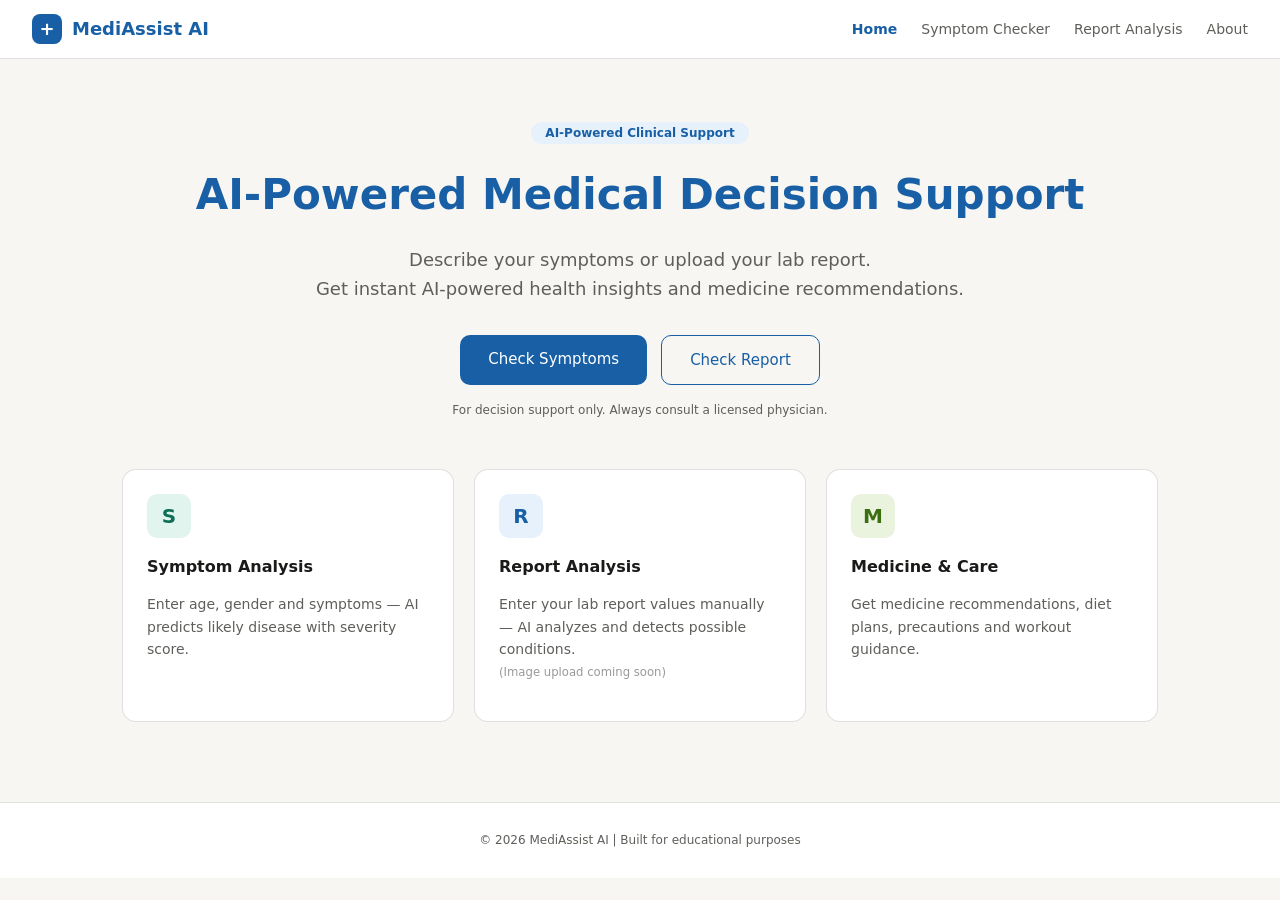
<file: frontend/index.html>
<!DOCTYPE html>
<html lang="en">
<head>
  <meta charset="UTF-8">
  <meta name="viewport" content="width=device-width, initial-scale=1.0">
  <title>MediAssist AI — Doctor Decision Support</title>
  <link rel="stylesheet" href="css/style.css">
  <link rel="stylesheet" href="css/components.css">
  <link rel="stylesheet" href="css/animations.css">
  <link rel="icon" href="assets/logo.png">
</head>
<body>

  <nav class="navbar">
    <div class="nav-brand">
      <span class="brand-icon">+</span>
      <span class="brand-name">MediAssist AI</span>
    </div>
    <div class="nav-links">
      <a href="index.html" class="active">Home</a>
      <a href="symptom_checker.html">Symptom Checker</a>
      <a href="report_upload.html">Report Analysis</a>
      <a href="about.html">About</a>
    </div>
  </nav>

  <main class="hero">
    <div class="hero-content">
      <span class="hero-badge">AI-Powered Clinical Support</span>
      <h1>AI-Powered Medical Decision Support</h1>
      <p class="hero-sub">
        Describe your symptoms or upload your lab report.<br>
        Get instant AI-powered health insights and medicine recommendations.
      </p>
      <div class="hero-actions">
        <a href="symptom_checker.html" class="btn btn-primary">Check Symptoms</a>
        <a href="report_upload.html"   class="btn btn-outline">Check Report</a>
      </div>
      <p class="disclaimer-note">
        For decision support only. Always consult a licensed physician.
      </p>
    </div>

    <div class="feature-cards">
      <div class="feature-card">
        <div class="feature-icon teal">S</div>
        <h3>Symptom Analysis</h3>
        <p>Enter age, gender and symptoms — AI predicts likely disease with severity score.</p>
      </div>
      <div class="feature-card">
        <div class="feature-icon blue">R</div>
        <h3>Report Analysis</h3>
        <p>
      Enter your lab report values manually — AI analyzes and detects possible conditions.
      <br><small style="color:#999;">(Image upload coming soon)</small>
    </p>
      </div>
      <div class="feature-card">
        <div class="feature-icon green">M</div>
        <h3>Medicine & Care</h3>
        <p>Get medicine recommendations, diet plans, precautions and workout guidance.</p>
      </div>
    </div>
  </main>

<footer class="footer">
  <p>© 2026 MediAssist AI | Built for educational purposes</p>
</footer>

</body>
</html>
</file>
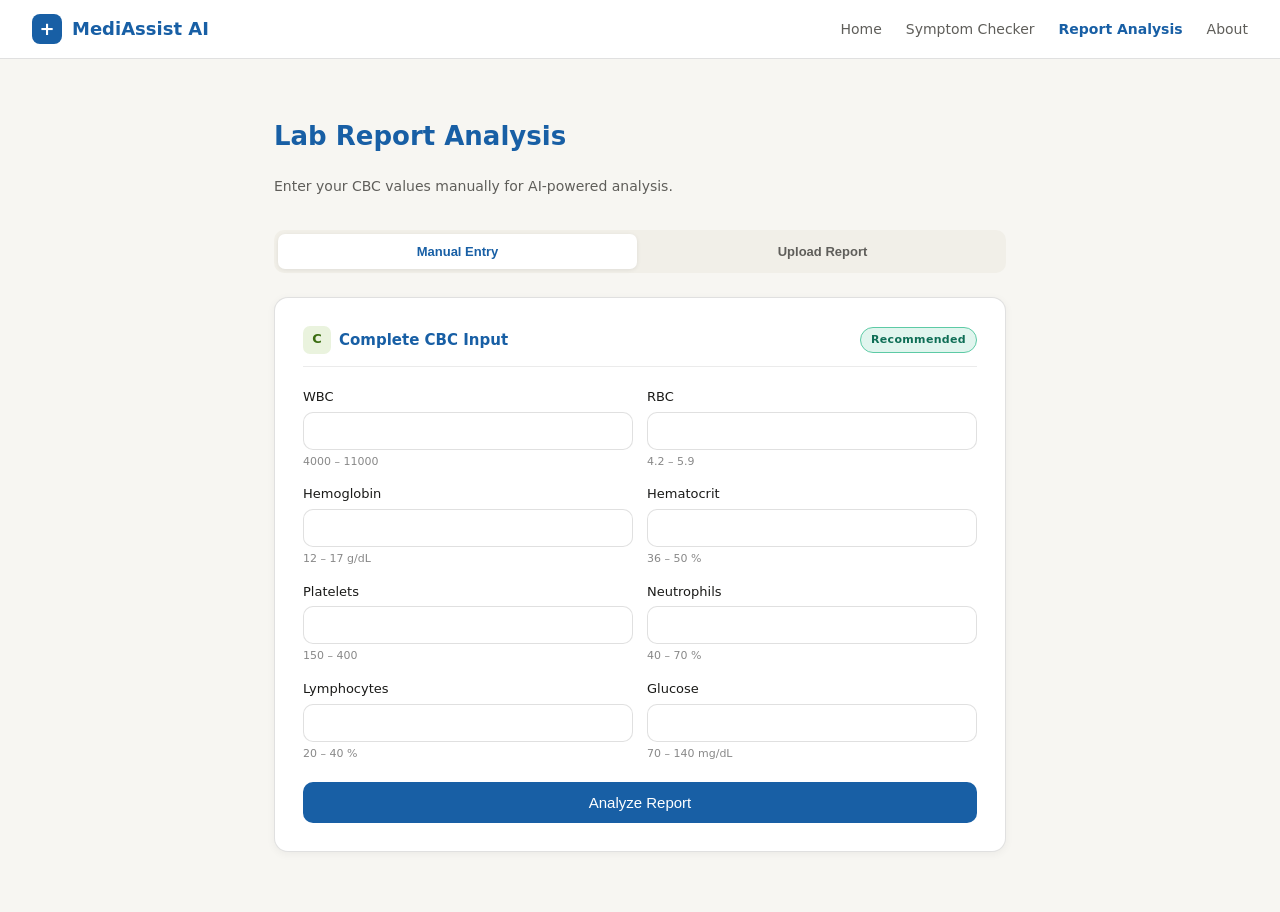
<file: frontend/report_upload.html>
<!DOCTYPE html>
<html lang="en">
<head>
  <meta charset="UTF-8">
  <meta name="viewport" content="width=device-width, initial-scale=1.0">
  <title>Report Analysis — MediAssist AI</title>

  <link rel="stylesheet" href="css/style.css">
  <link rel="stylesheet" href="css/components.css">
  <link rel="stylesheet" href="css/animations.css">

  <style>
    .tab-bar {
      display: flex;
      gap: 6px;
      background: #F1EFE8;
      border-radius: 10px;
      padding: 4px;
      margin-bottom: 24px;
    }

    .tab-btn {
      flex: 1;
      padding: 10px;
      border: none;
      background: transparent;
      border-radius: 7px;
      font-size: 13px;
      font-weight: 600;
      color: #5F5E5A;
      cursor: pointer;
    }

    .tab-btn.active {
      background: #fff;
      color: #185FA5;
      box-shadow: 0 1px 4px rgba(0,0,0,0.08);
    }

    .tab-panel { display: none; }
    .tab-panel.active { display: block; }

    .cbc-grid {
      display: grid;
      grid-template-columns: 1fr 1fr;
      gap: 14px;
      margin-bottom: 20px;
    }

    .cbc-field label {
      font-size: 13px;
      font-weight: 500;
      margin-bottom: 4px;
      display: block;
    }

    .cbc-field small {
      font-size: 11px;
      color: #888;
      display: block;
      margin-top: 3px;
    }

    @media (max-width: 540px) {
      .cbc-grid { grid-template-columns: 1fr; }
    }
  </style>
</head>

<body>

<!-- NAVBAR -->
<nav class="navbar">
  <div class="nav-brand">
    <span class="brand-icon">+</span> MediAssist AI
  </div>
  <div class="nav-links">
    <a href="index.html">Home</a>
    <a href="symptom_checker.html">Symptom Checker</a>
    <a href="report_upload.html" class="active">Report Analysis</a>
    <a href="about.html">About</a>
  </div>
</nav>

<!-- MAIN -->
<div class="page-container">

  <h1 class="page-title">Lab Report Analysis</h1>
  <p class="page-sub">Enter your CBC values manually for AI-powered analysis.</p>

  <!-- TAB BAR -->
  <div class="tab-bar">
    <button class="tab-btn active" onclick="switchTab('manual', this)">Manual Entry</button>
    <button class="tab-btn" onclick="switchTab('upload', this)">Upload Report</button>
  </div>

  <!-- ================= MANUAL TAB ================= -->
  <div class="tab-panel active" id="tab-manual">

    <div class="card">

      <div class="result-card-header" style="margin-bottom:20px">
        <div class="result-card-title">
          <span class="result-card-icon icon-green">C</span>
          Complete CBC Input
        </div>
        <span class="badge badge-success">Recommended</span>
      </div>

      <div class="cbc-grid">

        <div class="cbc-field">
          <label>WBC</label>
          <input type="number" id="wbc" class="form-control">
          <small>4000 – 11000</small>
        </div>

        <div class="cbc-field">
          <label>RBC</label>
          <input type="number" id="rbc" class="form-control">
          <small>4.2 – 5.9</small>
        </div>

        <div class="cbc-field">
          <label>Hemoglobin</label>
          <input type="number" id="hemoglobin" class="form-control">
          <small>12 – 17 g/dL</small>
        </div>

        <div class="cbc-field">
          <label>Hematocrit</label>
          <input type="number" id="hematocrit" class="form-control">
          <small>36 – 50 %</small>
        </div>

        <div class="cbc-field">
          <label>Platelets</label>
          <input type="number" id="platelets" class="form-control">
          <small>150 – 400</small>
        </div>

        <div class="cbc-field">
          <label>Neutrophils</label>
          <input type="number" id="neutrophils" class="form-control">
          <small>40 – 70 %</small>
        </div>

        <div class="cbc-field">
          <label>Lymphocytes</label>
          <input type="number" id="lymphocytes" class="form-control">
          <small>20 – 40 %</small>
        </div>

        <div class="cbc-field">
          <label>Glucose</label>
          <input type="number" id="glucose" class="form-control">
          <small>70 – 140 mg/dL</small>
        </div>

      </div>

      <button class="btn btn-primary" onclick="submitManualCBC()" style="width:100%">
        Analyze Report
      </button>

    </div>

  </div>

  <!-- ================= UPLOAD TAB ================= -->
  <div class="tab-panel" id="tab-upload">

    <div class="card" style="text-align:center;padding:50px 20px">

      <h2>Upload Lab Report</h2>

      <p style="font-size:16px;color:#888;">
        🚧 Feature Coming Soon
      </p>

      <p style="font-size:13px;color:#aaa;">
        OCR-based report scanning will be available in future updates.
      </p>

    </div>

  </div>

</div>

<!-- JS -->
<script src="js/api.js"></script>
<script src="js/report_upload.js"></script>

<script>
function switchTab(tab, btn) {
  document.querySelectorAll(".tab-panel").forEach(p => p.classList.remove("active"));
  document.querySelectorAll(".tab-btn").forEach(b => b.classList.remove("active"));

  document.getElementById("tab-" + tab).classList.add("active");
  btn.classList.add("active");
}
</script>

</body>
</html>
</file>
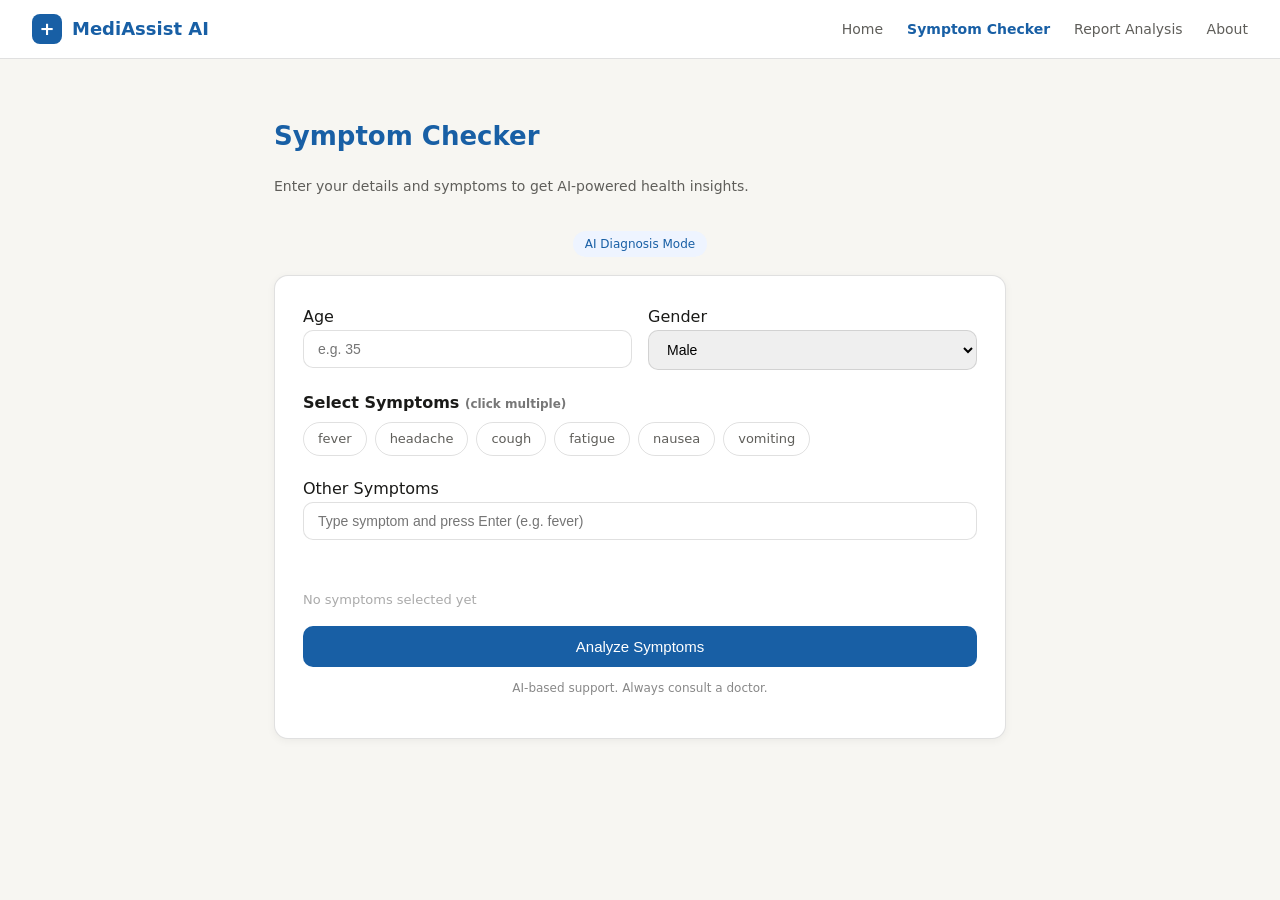
<file: frontend/symptom_checker.html>
<!DOCTYPE html>
<html lang="en">
<head>
  <meta charset="UTF-8">
  <title>Symptom Checker — MediAssist AI</title>

  <link rel="stylesheet" href="css/style.css">
  <link rel="stylesheet" href="css/components.css">
  <link rel="stylesheet" href="css/animations.css">

  <meta name="viewport" content="width=device-width, initial-scale=1.0">
</head>
<body>

  <!-- NAVBAR -->
  <nav class="navbar">
    <div class="nav-brand">
      <span class="brand-icon">+</span> MediAssist AI
    </div>
    <div class="nav-links">
      <a href="index.html">Home</a>
      <a href="symptom_checker.html" class="active">Symptom Checker</a>
      <a href="report_upload.html">Report Analysis</a>
      <a href="about.html">About</a>
    </div>
  </nav>

  <!-- MAIN -->
  <div class="page-container">

    <h1 class="page-title">Symptom Checker</h1>

    <p class="page-sub">
      Enter your details and symptoms to get AI-powered health insights.
    </p>

    <!-- 🔥 AI BADGE -->
    <div style="text-align:center;margin-bottom:20px;">
      <span style="background:#eef4ff;color:#185FA5;padding:6px 12px;border-radius:20px;font-size:12px;">
        AI Diagnosis Mode
      </span>
    </div>

    <div class="card">

      <!-- AGE + GENDER -->
      <div class="form-row">
        <div class="form-group">
          <label>Age</label>
          <input type="number" id="age" class="form-control" placeholder="e.g. 35" min="1" max="120">
        </div>

        <div class="form-group">
          <label>Gender</label>
          <select id="gender" class="form-control">
            <option value="male">Male</option>
            <option value="female">Female</option>
            <option value="other">Other</option>
          </select>
        </div>
      </div>

      <!-- SYMPTOMS -->
      <div class="form-group">
        <label class="section-label">
          Select Symptoms <span>(click multiple)</span>
        </label>

        <div class="symptom-tags" id="symptomTags"></div>
      </div>

      <!-- CUSTOM INPUT -->
      <div class="form-group">
        <label>Other Symptoms</label>
        <input type="text" id="customSymptom" class="form-control"
          placeholder="Type symptom and press Enter (e.g. fever)">
      </div>

      <!-- SELECTED LIST -->
      <div id="selectedList"
        style="margin-bottom:10px;font-size:13px;color:#185FA5;min-height:20px;">
      </div>

      <!-- EMPTY STATE -->
      <div class="empty-text" id="emptyText" style="margin-bottom:15px;">
        No symptoms selected yet
      </div>

      <!-- BUTTON -->
      <button class="btn btn-primary" onclick="submitSymptoms()" style="width:100%">
        Analyze Symptoms
      </button>

      <!-- DISCLAIMER -->
      <p style="margin-top:12px;font-size:12px;color:#888;text-align:center;">
        AI-based support. Always consult a doctor.
      </p>

    </div>

    <!-- LOADING -->
    <div class="loading-overlay" id="loading">
      <div class="spinner"></div>
      <p>MediAssist AI is analyzing your symptoms...</p>
    </div>

  </div>

  <!-- JS (ORDER IMPORTANT) -->
  <script src="js/utils.js"></script>
  <script src="js/api.js"></script>
  <script src="js/symptom_checker.js"></script>

</body>
</html>
</file>
<file: frontend/css/style.css>
/* ================= RESET ================= */
*,
*::before,
*::after {
  box-sizing: border-box;
}

body {
  margin: 0;
}

/* ================= VARIABLES ================= */
:root {
  --primary: #185FA5;
  --primary-dark: #0c447c;
  --primary-light: #E6F1FB;

  --teal: #0F6E56;
  --teal-light: #E1F5EE;

  --green: #3B6D11;
  --green-light: #EAF3DE;

  --danger: #A32D2D;
  --warning: #BA7517;

  --text: #1a1a18;
  --text-muted: #5f5e5a;

  --border: rgba(0,0,0,0.12);

  --bg: #ffffff;
  --bg-secondary: #f7f6f2;

  --radius: 10px;
  --radius-lg: 14px;

  --transition: 0.2s ease;
  --font-main: system-ui, -apple-system, sans-serif;
}

/* ================= GLOBAL ================= */
body {
  font-family: var(--font-main);
  color: var(--text);
  background: var(--bg-secondary);
  line-height: 1.6;
}

html {
  scroll-behavior: smooth;
}

/* ================= NAVBAR ================= */
.navbar {
  display: flex;
  align-items: center;
  justify-content: space-between;
  padding: 14px 32px;
  background: var(--bg);
  border-bottom: 1px solid var(--border);
}

.nav-brand {
  display: flex;
  align-items: center;
  gap: 10px;
  font-size: 18px;
  font-weight: 600;
  color: var(--primary);
}

.brand-icon {
  background: var(--primary);
  color: #fff;
  width: 30px;
  height: 30px;
  border-radius: 8px;
  display: flex;
  align-items: center;
  justify-content: center;
  font-size: 18px;
  font-weight: 700;
}

.nav-links {
  display: flex;
  gap: 24px;
}

.nav-links a {
  text-decoration: none;
  color: var(--text-muted);
  font-size: 14px;
  transition: var(--transition);
}

.nav-links a:hover,
.nav-links a.active {
  color: var(--primary);
  font-weight: 600;
}

/* ================= HERO ================= */
.hero {
  max-width: 1100px;
  margin: 0 auto;
  padding: 60px 32px;
}

.hero-content {
  text-align: center;
  margin-bottom: 48px;
}

.hero-badge {
  background: var(--primary-light);
  color: var(--primary);
  font-size: 12px;
  font-weight: 600;
  padding: 4px 14px;
  border-radius: 20px;
}

.hero-content h1 {
  font-size: 42px;
  font-weight: 700;
  margin: 16px 0 12px;
  color: var(--primary);
}

.hero-sub {
  font-size: 18px;
  color: var(--text-muted);
  margin-bottom: 32px;
}

.hero-actions {
  display: flex;
  gap: 14px;
  justify-content: center;
  margin-bottom: 16px;
}

.disclaimer-note {
  font-size: 12px;
  color: var(--text-muted);
}

/* ================= BUTTONS ================= */
.btn {
  padding: 12px 28px;
  border-radius: var(--radius);
  font-size: 15px;
  font-weight: 500;
  cursor: pointer;
  text-decoration: none;
  transition: var(--transition);
  display: inline-block;
}

.btn-primary {
  background: var(--primary);
  color: #fff;
  border: none;
}

.btn-primary:hover {
  background: var(--primary-dark);
}

.btn-outline {
  background: transparent;
  color: var(--primary);
  border: 1.5px solid var(--primary);
}

.btn-outline:hover {
  background: var(--primary-light);
}

.btn:active {
  transform: scale(0.97);
}

/* ================= CARDS ================= */
.card {
  background: var(--bg);
  border: 1px solid var(--border);
  border-radius: var(--radius-lg);
  padding: 28px;
  margin-bottom: 20px;
  box-shadow: 0 2px 8px rgba(0,0,0,0.05);
}

/* ================= FEATURE CARDS ================= */
.feature-cards {
  display: grid;
  grid-template-columns: repeat(auto-fit, minmax(280px,1fr));
  gap: 20px;
}

.feature-card {
  background: var(--bg);
  border: 1px solid var(--border);
  border-radius: var(--radius-lg);
  padding: 24px;
  transition: var(--transition);
}

.feature-card:hover {
  transform: translateY(-3px);
}

.feature-icon {
  width: 44px;
  height: 44px;
  border-radius: 10px;
  display: flex;
  align-items: center;
  justify-content: center;
  font-size: 20px;
  font-weight: 700;
  margin-bottom: 14px;
}

.feature-icon.teal  { background: var(--teal-light);  color: var(--teal); }
.feature-icon.blue  { background: var(--primary-light); color: var(--primary); }
.feature-icon.green { background: var(--green-light); color: var(--green); }

.feature-card h3 {
  font-size: 16px;
  margin-bottom: 6px;
}

.feature-card p {
  font-size: 14px;
  color: var(--text-muted);
}

/* ================= FORM ================= */
.page-container {
  max-width: 780px;
  margin: 0 auto;
  padding: 40px 24px;
}

.page-title {
  font-size: 26px;
  font-weight: 700;
  color: var(--primary);
}

.page-sub {
  font-size: 14px;
  color: var(--text-muted);
  margin-bottom: 32px;
}

.form-group {
  margin-bottom: 20px;
}

.form-control {
  width: 100%;
  padding: 10px 14px;
  border: 1px solid var(--border);
  border-radius: var(--radius);
  font-size: 14px;
}

.form-control:focus {
  outline: none;
  border-color: var(--primary);
  box-shadow: 0 0 0 3px rgba(24,95,165,0.1);
}

/* ================= SYMPTOMS ================= */
.symptom-tags {
  display: flex;
  flex-wrap: wrap;
  gap: 8px;
}

.symptom-tag {
  padding: 6px 14px;
  border-radius: 20px;
  border: 1px solid var(--border);
  font-size: 13px;
  cursor: pointer;
  color: var(--text-muted);
  transition: var(--transition);
}

.symptom-tag.selected {
  background: var(--primary);
  color: #fff;
  border-color: var(--primary);
}

.symptom-tag:hover:not(.selected) {
  color: var(--primary);
  border-color: var(--primary);
}

/* ================= LOADING ================= */
.loading-overlay {
  display: none;
  text-align: center;
  padding: 40px;
}

.loading-overlay.active {
  display: block;
}

.spinner {
  width: 40px;
  height: 40px;
  border: 3px solid var(--border);
  border-top-color: var(--primary);
  border-radius: 50%;
  animation: spin .8s linear infinite;
  margin: 0 auto 16px;
}

@keyframes spin {
  to { transform: rotate(360deg); }
}

/* ================= UTILITIES ================= */
.mt-10 { margin-top: 10px; }
.mt-20 { margin-top: 20px; }
.text-center { text-align: center; }
.flex-center { display: flex; justify-content: center; align-items: center; }
</file>
<file: frontend/css/components.css>
/* ═══════════════════════════════════════════
   MediAssist AI — components.css
   Reusable UI components
═══════════════════════════════════════════ */

/* ── BADGES / STATUS PILLS ─────────────────── */
.badge {
  display: inline-flex;
  align-items: center;
  gap: 4px;
  padding: 3px 10px;
  border-radius: 20px;
  font-size: 11px;
  font-weight: 600;
  letter-spacing: 0.03em;
  white-space: nowrap;
}
.badge-high    { background: #FCEBEB; color: #A32D2D; border: 0.5px solid #F09595; }
.badge-medium  { background: #FAEEDA; color: #854F0B; border: 0.5px solid #FAC775; }
.badge-low     { background: #EAF3DE; color: #3B6D11; border: 0.5px solid #97C459; }
.badge-info    { background: #E6F1FB; color: #185FA5; border: 0.5px solid #85B7EB; }
.badge-neutral { background: #F1EFE8; color: #5F5E5A; border: 0.5px solid #B4B2A9; }
.badge-success { background: #E1F5EE; color: #0F6E56; border: 0.5px solid #5DCAA5; }

/* ── ALERT BOXES ───────────────────────────── */
.alert {
  padding: 14px 16px;
  border-radius: 10px;
  font-size: 14px;
  display: flex;
  align-items: flex-start;
  gap: 10px;
  margin-bottom: 16px;
}
.alert-icon { font-size: 16px; flex-shrink: 0; margin-top: 1px; }
.alert-danger  { background: #FCEBEB; border: 0.5px solid #F7C1C1; color: #791F1F; }
.alert-warning { background: #FAEEDA; border: 0.5px solid #FAC775; color: #633806; }
.alert-success { background: #E1F5EE; border: 0.5px solid #9FE1CB; color: #085041; }
.alert-info    { background: #E6F1FB; border: 0.5px solid #B5D4F4; color: #0C447C; }

/* ── RESULT CARDS ──────────────────────────── */
.result-card {
  background: #ffffff;
  border: 0.5px solid rgba(0,0,0,0.1);
  border-radius: 14px;
  padding: 22px 24px;
  margin-bottom: 16px;
}
.result-card-header {
  display: flex;
  align-items: center;
  justify-content: space-between;
  margin-bottom: 16px;
  padding-bottom: 12px;
  border-bottom: 0.5px solid rgba(0,0,0,0.08);
}
.result-card-title {
  font-size: 15px;
  font-weight: 600;
  color: #185FA5;
  display: flex;
  align-items: center;
  gap: 8px;
}
.result-card-icon {
  width: 28px;
  height: 28px;
  border-radius: 7px;
  display: flex;
  align-items: center;
  justify-content: center;
  font-size: 13px;
  font-weight: 700;
}
.icon-blue   { background: #E6F1FB; color: #185FA5; }
.icon-teal   { background: #E1F5EE; color: #0F6E56; }
.icon-green  { background: #EAF3DE; color: #3B6D11; }
.icon-amber  { background: #FAEEDA; color: #854F0B; }
.icon-red    { background: #FCEBEB; color: #A32D2D; }
.icon-purple { background: #EEEDFE; color: #534AB7; }

/* ── LIST ITEMS ────────────────────────────── */
.result-list {
  list-style: none;
  padding: 0;
  margin: 0;
}
.result-list li {
  padding: 8px 0;
  font-size: 14px;
  color: #2C2C2A;
  border-bottom: 0.5px solid rgba(0,0,0,0.06);
  display: flex;
  align-items: flex-start;
  gap: 8px;
  line-height: 1.5;
}
.result-list li:last-child { border-bottom: none; }
.list-dot {
  width: 6px;
  height: 6px;
  border-radius: 50%;
  background: #185FA5;
  flex-shrink: 0;
  margin-top: 6px;
}
.list-dot.teal   { background: #0F6E56; }
.list-dot.green  { background: #3B6D11; }
.list-dot.amber  { background: #854F0B; }
.list-dot.red    { background: #A32D2D; }

/* ── DISEASE PREDICTION CARD ───────────────── */
.prediction-main {
  display: flex;
  align-items: center;
  justify-content: space-between;
  background: linear-gradient(135deg, #E6F1FB 0%, #EAF3DE 100%);
  border-radius: 12px;
  padding: 18px 20px;
  margin-bottom: 14px;
  border: 0.5px solid #B5D4F4;
}
.prediction-name {
  font-size: 22px;
  font-weight: 700;
  color: #185FA5;
}
.prediction-score {
  text-align: right;
}
.prediction-score .score-num {
  font-size: 28px;
  font-weight: 700;
  color: #0F6E56;
}
.prediction-score .score-label {
  font-size: 11px;
  color: #5F5E5A;
}

/* ── TOP-3 CONFIDENCE BARS ─────────────────── */
.confidence-list { margin-top: 8px; }
.confidence-item {
  display: flex;
  align-items: center;
  gap: 10px;
  margin-bottom: 8px;
  font-size: 13px;
}
.confidence-label { width: 160px; flex-shrink: 0; color: #2C2C2A; }
.confidence-bar-track {
  flex: 1;
  height: 6px;
  background: rgba(0,0,0,0.08);
  border-radius: 3px;
  overflow: hidden;
}
.confidence-bar-fill {
  height: 100%;
  border-radius: 3px;
  background: #185FA5;
  transition: width 1s ease;
}
.confidence-pct { width: 40px; text-align: right; color: #5F5E5A; font-size: 12px; }

/* ── CBC PARAMETER TABLE ───────────────────── */
.cbc-table {
  width: 100%;
  border-collapse: collapse;
  font-size: 13px;
}
.cbc-table th {
  text-align: left;
  padding: 8px 12px;
  background: #F1EFE8;
  color: #5F5E5A;
  font-weight: 500;
  font-size: 12px;
  text-transform: uppercase;
  letter-spacing: 0.04em;
}
.cbc-table th:first-child { border-radius: 8px 0 0 8px; }
.cbc-table th:last-child  { border-radius: 0 8px 8px 0; }
.cbc-table td {
  padding: 10px 12px;
  border-bottom: 0.5px solid rgba(0,0,0,0.06);
  color: #2C2C2A;
}
.cbc-table tr:last-child td { border-bottom: none; }
.cbc-status-high   { color: #A32D2D; font-weight: 600; }
.cbc-status-low    { color: #854F0B; font-weight: 600; }
.cbc-status-normal { color: #0F6E56; }

/* ── STEP INDICATOR ────────────────────────── */
.step-indicator {
  display: flex;
  align-items: center;
  margin-bottom: 32px;
}
.step {
  display: flex;
  align-items: center;
  gap: 8px;
  flex: 1;
}
.step-circle {
  width: 30px;
  height: 30px;
  border-radius: 50%;
  border: 2px solid rgba(0,0,0,0.12);
  display: flex;
  align-items: center;
  justify-content: center;
  font-size: 13px;
  font-weight: 600;
  color: #B4B2A9;
  flex-shrink: 0;
  transition: all 0.3s;
}
.step-circle.active {
  background: #185FA5;
  border-color: #185FA5;
  color: #fff;
}
.step-circle.done {
  background: #0F6E56;
  border-color: #0F6E56;
  color: #fff;
}
.step-label { font-size: 12px; color: #B4B2A9; font-weight: 500; }
.step-label.active { color: #185FA5; }
.step-label.done   { color: #0F6E56; }
.step-line {
  flex: 1;
  height: 1px;
  background: rgba(0,0,0,0.1);
  margin: 0 8px;
}

/* ── FILE UPLOAD ZONE ──────────────────────── */
.upload-zone {
  border: 2px dashed rgba(0,0,0,0.15);
  border-radius: 14px;
  padding: 48px 24px;
  text-align: center;
  cursor: pointer;
  transition: all 0.25s;
  background: #fafafa;
  position: relative;
}
.upload-zone:hover,
.upload-zone.dragover {
  border-color: #185FA5;
  background: #E6F1FB;
}
.upload-zone.has-file {
  border-color: #0F6E56;
  background: #E1F5EE;
}
.upload-icon {
  width: 56px;
  height: 56px;
  border-radius: 14px;
  background: #E6F1FB;
  margin: 0 auto 16px;
  display: flex;
  align-items: center;
  justify-content: center;
}
.upload-icon svg { width: 26px; height: 26px; stroke: #185FA5; fill: none; stroke-width: 1.8; }
.upload-title    { font-size: 16px; font-weight: 600; color: #1a1a18; margin-bottom: 6px; }
.upload-sub      { font-size: 13px; color: #5F5E5A; margin-bottom: 16px; }
.upload-formats  { font-size: 11px; color: #B4B2A9; }
.upload-btn {
  display: inline-block;
  padding: 8px 20px;
  background: #185FA5;
  color: #fff;
  border-radius: 8px;
  font-size: 13px;
  font-weight: 500;
  margin-bottom: 12px;
  cursor: pointer;
  transition: background 0.2s;
}
.upload-btn:hover { background: #0c447c; }
.upload-hidden { display: none; }

/* ── FILE PREVIEW ──────────────────────────── */
.file-preview {
  display: none;
  align-items: center;
  gap: 12px;
  background: #fff;
  border: 0.5px solid rgba(0,0,0,0.1);
  border-radius: 10px;
  padding: 12px 16px;
  margin-top: 16px;
}
.file-preview.visible { display: flex; }
.file-preview-icon {
  width: 38px;
  height: 38px;
  border-radius: 8px;
  background: #FAEEDA;
  display: flex;
  align-items: center;
  justify-content: center;
  font-size: 18px;
  flex-shrink: 0;
}
.file-preview-info { flex: 1; }
.file-preview-name { font-size: 13px; font-weight: 500; color: #1a1a18; }
.file-preview-size { font-size: 12px; color: #5F5E5A; }
.file-remove {
  background: none;
  border: none;
  cursor: pointer;
  color: #B4B2A9;
  font-size: 18px;
  padding: 4px;
  border-radius: 4px;
  transition: color 0.2s;
}
.file-remove:hover { color: #A32D2D; }

/* ── DISCLAIMER BOX ────────────────────────── */
.disclaimer-box {
  background: #F1EFE8;
  border: 0.5px solid #D3D1C7;
  border-radius: 10px;
  padding: 14px 16px;
  font-size: 12px;
  color: #5F5E5A;
  line-height: 1.6;
  margin-top: 20px;
}
.disclaimer-box strong { color: #2C2C2A; }

/* ── PROGRESS BAR ──────────────────────────── */
.progress-bar-track {
  width: 100%;
  height: 4px;
  background: rgba(0,0,0,0.08);
  border-radius: 2px;
  overflow: hidden;
  margin-top: 8px;
}
.progress-bar-fill {
  height: 100%;
  background: #185FA5;
  border-radius: 2px;
  transition: width 0.4s ease;
}

/* ── TEAM / INFO CARDS (About page) ────────── */
.info-grid {
  display: grid;
  grid-template-columns: repeat(auto-fit, minmax(240px, 1fr));
  gap: 16px;
  margin-bottom: 24px;
}
.info-card {
  background: #fff;
  border: 0.5px solid rgba(0,0,0,0.1);
  border-radius: 14px;
  padding: 22px;
}
.info-card-icon {
  width: 44px;
  height: 44px;
  border-radius: 12px;
  display: flex;
  align-items: center;
  justify-content: center;
  font-size: 18px;
  font-weight: 700;
  margin-bottom: 14px;
}
.info-card h3 { font-size: 15px; font-weight: 600; margin-bottom: 6px; color: #1a1a18; }
.info-card p  { font-size: 13px; color: #5F5E5A; line-height: 1.6; }

/* ── DIVIDER ───────────────────────────────── */
.divider {
  border: none;
  border-top: 0.5px solid rgba(0,0,0,0.08);
  margin: 24px 0;
}

/* ── SKELETON LOADER ───────────────────────── */
.skeleton {
  background: linear-gradient(90deg, #f0ede8 25%, #e8e5e0 50%, #f0ede8 75%);
  background-size: 200% 100%;
  animation: shimmer 1.4s infinite;
  border-radius: 6px;
}
@keyframes shimmer {
  0%   { background-position: 200% 0; }
  100% { background-position: -200% 0; }
}

/* ── TOOLTIP ───────────────────────────────── */
.tooltip-wrap { position: relative; display: inline-block; }
.tooltip-wrap .tooltip-text {
  visibility: hidden;
  opacity: 0;
  background: #2C2C2A;
  color: #fff;
  font-size: 12px;
  padding: 5px 10px;
  border-radius: 6px;
  position: absolute;
  bottom: 130%;
  left: 50%;
  transform: translateX(-50%);
  white-space: nowrap;
  transition: opacity 0.2s;
  pointer-events: none;
  z-index: 10;
}
.tooltip-wrap:hover .tooltip-text {
  visibility: visible;
  opacity: 1;
}

/* ── RESPONSIVE ────────────────────────────── */
@media (max-width: 600px) {
  .prediction-main { flex-direction: column; gap: 12px; align-items: flex-start; }
  .step-label { display: none; }
  .info-grid { grid-template-columns: 1fr; }
}

.footer {
  text-align: center;
  padding: 16px;
  font-size: 12px;
  color: var(--text-muted);
  background: var(--bg);
  border-top: 0.5px solid var(--border);
  margin-top: 20px;
}


.form-row {
  display: grid;
  grid-template-columns: 1fr 1fr;
  gap: 16px;
}

.section-label {
  font-weight: 600;
  margin-bottom: 6px;
  display: block;
}

.section-label span {
  font-size: 12px;
  color: #777;
}

.empty-text {
  font-size: 13px;
  color: #aaa;
}

.symptom-tag.selected {
  background: #185FA5;
  color: white;
  border: none;
}

.results-grid {
  display: grid;
  grid-template-columns: repeat(2, 1fr);
  gap: 20px;
  margin-top: 20px;
}

.result-card {
  background: white;
  padding: 20px;
  border-radius: 12px;
  box-shadow: 0 4px 10px rgba(0,0,0,0.05);
}

.result-card h3 {
  margin-bottom: 10px;
  color: #185FA5;
}

.result-highlight {
  grid-column: span 2;
  background: #e6f0ff;
  border-left: 5px solid #185FA5;
}

.empty-state {
  text-align: center;
  margin-top: 40px;
  color: #888;
}


.circle {
  width: 120px;
  height: 120px;
  border-radius: 50%;
  display: grid;
  place-items: center;
  font-weight: bold;
  font-size: 20px;
  background:
    conic-gradient(var(--color) calc(var(--value) * 1%), #eee 0);
  position: relative;
}

.circle::before {
  content: "";
  position: absolute;
  width: 90px;
  height: 90px;
  background: white;
  border-radius: 50%;
}

.circle span {
  position: relative;
  z-index: 1;
}

.map-container {
  width: 100%;
  height: 350px;   /* 🔥 control height */
  border-radius: 12px;
  overflow: hidden;
  margin-top: 10px;
}

.map-container iframe {
  width: 100%;
  height: 100%;
  border: 0;
}

@media (max-width: 768px) {
  .map-container {
    height: 250px;
  }
}

.developer-card {
  display: flex;
  gap: 20px;
  align-items: center;
  margin-top: 15px;
}

.dev-avatar {
  width: 70px;
  height: 70px;
  background: #185FA5;
  color: white;
  font-size: 28px;
  font-weight: bold;
  border-radius: 50%;
  display: flex;
  align-items: center;
  justify-content: center;
}

.dev-info h4 {
  margin: 0;
  color: #185FA5;
}

.dev-desc {
  font-size: 13px;
  margin: 8px 0;
  color: #555;
}

.dev-avatar-img {
  width: 70px;
  height: 70px;
  border-radius: 50%;
  object-fit: cover;
}

.dev-links-icons {
  margin-top: 10px;
  display: flex;
  gap: 15px;
}

.dev-links-icons img {
  width: 28px;
  height: 28px;
  cursor: pointer;
  transition: transform 0.2s ease;
}

.dev-links-icons img:hover {
  transform: scale(1.2);
}
</file>
<file: frontend/css/animations.css>
/* ═══════════════════════════════════════════
   MediAssist AI — animations.css
   All keyframes, transitions & motion effects
═══════════════════════════════════════════ */

/* ── PAGE ENTRY ANIMATIONS ──────────────────────────────── */

@keyframes fadeIn {
  from { opacity: 0; }
  to   { opacity: 1; }
}

@keyframes fadeInUp {
  from { opacity: 0; transform: translateY(20px); }
  to   { opacity: 1; transform: translateY(0); }
}

@keyframes fadeInDown {
  from { opacity: 0; transform: translateY(-20px); }
  to   { opacity: 1; transform: translateY(0); }
}

@keyframes fadeInLeft {
  from { opacity: 0; transform: translateX(-20px); }
  to   { opacity: 1; transform: translateX(0); }
}

@keyframes fadeInRight {
  from { opacity: 0; transform: translateX(20px); }
  to   { opacity: 1; transform: translateX(0); }
}

@keyframes scaleIn {
  from { opacity: 0; transform: scale(0.92); }
  to   { opacity: 1; transform: scale(1); }
}

/* ── UTILITY ANIMATION CLASSES ──────────────────────────── */

.anim-fade-in {
  animation: fadeIn 0.4s ease forwards;
}

.anim-fade-up {
  animation: fadeInUp 0.45s ease forwards;
}

.anim-fade-down {
  animation: fadeInDown 0.45s ease forwards;
}

.anim-scale-in {
  animation: scaleIn 0.35s ease forwards;
}

/* Staggered children — add to parent, children animate one by one */
.stagger-children > * {
  opacity: 0;
  animation: fadeInUp 0.4s ease forwards;
}
.stagger-children > *:nth-child(1) { animation-delay: 0.05s; }
.stagger-children > *:nth-child(2) { animation-delay: 0.12s; }
.stagger-children > *:nth-child(3) { animation-delay: 0.19s; }
.stagger-children > *:nth-child(4) { animation-delay: 0.26s; }
.stagger-children > *:nth-child(5) { animation-delay: 0.33s; }
.stagger-children > *:nth-child(6) { animation-delay: 0.40s; }

/* ── PAGE LOAD — auto animate main content ──────────────── */

.page-container {
  animation: fadeInUp 0.5s ease forwards;
}

.navbar {
  animation: fadeInDown 0.4s ease forwards;
}

.card {
  animation: fadeInUp 0.4s ease forwards;
}

/* ── LOADING SPINNER ────────────────────────────────────── */

@keyframes spin {
  to { transform: rotate(360deg); }
}

.spinner {
  width: 40px;
  height: 40px;
  border: 3px solid rgba(0,0,0,0.08);
  border-top-color: #185FA5;
  border-radius: 50%;
  animation: spin 0.75s linear infinite;
}

/* ── PULSE — for live/processing indicators ─────────────── */

@keyframes pulse {
  0%, 100% { opacity: 1;   transform: scale(1); }
  50%       { opacity: 0.5; transform: scale(0.95); }
}

@keyframes pulseDot {
  0%, 100% { transform: scale(1);    opacity: 1; }
  50%       { transform: scale(1.4); opacity: 0.6; }
}

.pulse {
  animation: pulse 2s ease-in-out infinite;
}

/* Live status dot (e.g. "AI is thinking…") */
.status-dot {
  display: inline-block;
  width: 8px;
  height: 8px;
  border-radius: 50%;
  background: #0F6E56;
  animation: pulseDot 1.2s ease-in-out infinite;
  margin-right: 6px;
  vertical-align: middle;
}
.status-dot.blue   { background: #185FA5; }
.status-dot.red    { background: #A32D2D; }
.status-dot.amber  { background: #BA7517; }

/* ── SKELETON SHIMMER ───────────────────────────────────── */

@keyframes shimmer {
  0%   { background-position: 200% 0; }
  100% { background-position: -200% 0; }
}

.skeleton {
  background: linear-gradient(
    90deg,
    #f0ede8 25%,
    #e4e1dc 50%,
    #f0ede8 75%
  );
  background-size: 200% 100%;
  animation: shimmer 1.5s infinite;
  border-radius: 6px;
  color: transparent;
  user-select: none;
}

.skeleton-text {
  height: 14px;
  border-radius: 4px;
  margin-bottom: 8px;
}
.skeleton-text.w-full  { width: 100%; }
.skeleton-text.w-3-4   { width: 75%; }
.skeleton-text.w-1-2   { width: 50%; }
.skeleton-text.w-1-4   { width: 25%; }

.skeleton-card {
  height: 100px;
  border-radius: 14px;
  width: 100%;
}

/* ── CONFIDENCE BAR FILL ────────────────────────────────── */

@keyframes growWidth {
  from { width: 0; }
  to   { width: var(--target-width, 100%); }
}

.confidence-bar-fill {
  animation: growWidth 1s ease forwards;
  animation-delay: 0.3s;
  width: 0; /* start at 0 before animation */
}

/* ── RESULT CARDS — stagger on load ─────────────────────── */

.result-card {
  opacity: 0;
  animation: fadeInUp 0.45s ease forwards;
}

.result-card:nth-child(1) { animation-delay: 0.05s; }
.result-card:nth-child(2) { animation-delay: 0.12s; }
.result-card:nth-child(3) { animation-delay: 0.19s; }
.result-card:nth-child(4) { animation-delay: 0.26s; }
.result-card:nth-child(5) { animation-delay: 0.33s; }
.result-card:nth-child(6) { animation-delay: 0.40s; }

/* ── BUTTON MICRO-INTERACTIONS ──────────────────────────── */

.btn {
  transition: transform 0.15s ease, box-shadow 0.15s ease, background 0.2s ease;
}
.btn:hover:not(:disabled) {
  transform: translateY(-1px);
}
.btn:active:not(:disabled) {
  transform: translateY(0) scale(0.98);
}
.btn:disabled {
  opacity: 0.6;
  cursor: not-allowed;
}

/* ── SYMPTOM TAG MICRO-INTERACTIONS ─────────────────────── */

.symptom-tag {
  transition: all 0.15s ease;
}
.symptom-tag:hover {
  transform: translateY(-1px);
}
.symptom-tag.selected {
  animation: scaleIn 0.2s ease forwards;
}

/* ── UPLOAD ZONE INTERACTIONS ───────────────────────────── */

.upload-zone {
  transition: border-color 0.2s ease, background 0.2s ease, transform 0.15s ease;
}
.upload-zone:hover {
  transform: translateY(-1px);
}
.upload-zone.dragover {
  transform: scale(1.01);
}
.upload-zone.has-file {
  animation: scaleIn 0.25s ease forwards;
}

/* ── CARD HOVER LIFT ────────────────────────────────────── */

.feature-card {
  transition: transform 0.2s ease, box-shadow 0.2s ease;
}
.feature-card:hover {
  transform: translateY(-3px);
  box-shadow: 0 8px 24px rgba(0, 0, 0, 0.08);
}

.info-card {
  transition: transform 0.2s ease, box-shadow 0.2s ease;
}
.info-card:hover {
  transform: translateY(-3px);
  box-shadow: 0 8px 24px rgba(0, 0, 0, 0.08);
}

/* ── NAVBAR LINK UNDERLINE SLIDE ────────────────────────── */

.nav-links a {
  position: relative;
  transition: color 0.2s;
}
.nav-links a::after {
  content: "";
  position: absolute;
  bottom: -3px;
  left: 0;
  width: 0;
  height: 1.5px;
  background: #185FA5;
  transition: width 0.25s ease;
  border-radius: 2px;
}
.nav-links a:hover::after {
  width: 100%;
}

/* ── STEP CIRCLE TRANSITION ─────────────────────────────── */

.step-circle {
  transition: background 0.3s ease, border-color 0.3s ease, color 0.3s ease;
}

/* ── FORM FOCUS ANIMATIONS ──────────────────────────────── */

.form-control {
  transition: border-color 0.2s ease, box-shadow 0.2s ease;
}
.form-control:focus {
  animation: none; /* handled by CSS in style.css */
}

/* ── BADGE POP-IN ────────────────────────────────────────── */

@keyframes badgePop {
  0%   { transform: scale(0.7); opacity: 0; }
  70%  { transform: scale(1.1); }
  100% { transform: scale(1);   opacity: 1; }
}

.badge {
  animation: badgePop 0.3s ease forwards;
}

/* ── TOAST SLIDE-UP ─────────────────────────────────────── */

@keyframes slideUp {
  from { opacity: 0; transform: translateY(12px); }
  to   { opacity: 1; transform: translateY(0); }
}

@keyframes slideDown {
  from { opacity: 1; transform: translateY(0); }
  to   { opacity: 0; transform: translateY(12px); }
}

/* ── HERO SECTION ENTRANCE ───────────────────────────────── */

.hero-content {
  animation: fadeInUp 0.6s ease forwards;
}
.hero-content h1 {
  animation: fadeInUp 0.6s ease 0.1s both;
}
.hero-content .hero-sub {
  animation: fadeInUp 0.6s ease 0.2s both;
}
.hero-actions {
  animation: fadeInUp 0.6s ease 0.3s both;
}
.feature-cards {
  animation: fadeInUp 0.6s ease 0.4s both;
}

/* ── HERO ABOUT PAGE ─────────────────────────────────────── */

.hero-about {
  animation: scaleIn 0.5s ease forwards;
}

/* ── PREDICTION CARD HIGHLIGHT ───────────────────────────── */

@keyframes highlightPulse {
  0%   { box-shadow: 0 0 0 0 rgba(24, 95, 165, 0.25); }
  70%  { box-shadow: 0 0 0 10px rgba(24, 95, 165, 0); }
  100% { box-shadow: 0 0 0 0 rgba(24, 95, 165, 0); }
}

.prediction-main {
  animation: fadeIn 0.5s ease forwards, highlightPulse 1.2s ease 0.6s;
}

/* ── REDUCED MOTION — accessibility ─────────────────────── */

@media (prefers-reduced-motion: reduce) {
  *,
  *::before,
  *::after {
    animation-duration: 0.01ms !important;
    animation-iteration-count: 1 !important;
    transition-duration: 0.01ms !important;
  }
}
</file>
